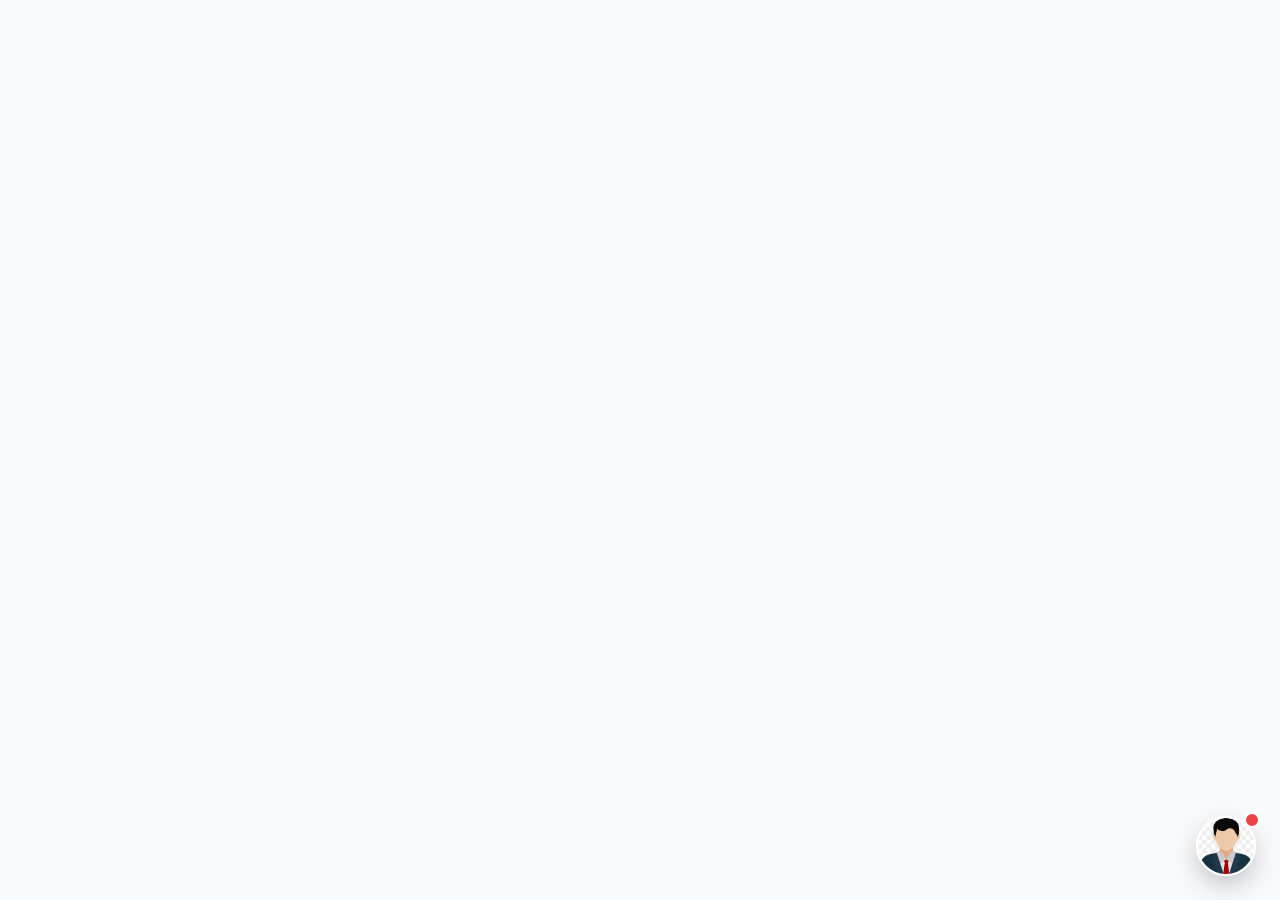
<file: Chatbot(Dev)/chatbot.html>
<!DOCTYPE html>
<html lang="en">
<head>
    <meta charset="UTF-8">
    <meta name="viewport" content="width=device-width, initial-scale=1.0">
    <title>College Chatbot Widget</title>
    <link rel="stylesheet" href="chatbot.css">
    <script src="chatbot.js" defer></script>
</head>
<body>
    <div class="chat-bubble" id="chatBubble">
        <button class="chat-trigger" onclick="openChatbot()">
            <div class="chat-avatar"></div>
            <div class="notification-dot"></div>
            <div class="tooltip">Need help? Ask me anything!</div>
        </button>
    </div>

    <div class="chatbot-widget" id="chatbotWidget">
        <div class="chat-header">
            <div class="avatar-section">
                <div class="avatar">
                    <div class="avatar-inner"></div>
                </div>
                <div class="status-info">
                    <h3>Campus Assistant</h3>
                    <div class="online-status">
                        <div class="status-dot"></div>
                        <span>Online</span>
                    </div>
                </div>
            </div>
            <div class="header-controls">
                <button class="close-btn" onclick="closeChatbot()">
                    <svg width="20" height="20" viewBox="0 0 24 24" fill="none" stroke="currentColor" stroke-width="2">
                        <line x1="18" y1="6" x2="6" y2="18"></line>
                        <line x1="6" y1="6" x2="18" y2="18"></line>
                    </svg>
                </button>
            </div>
        </div>

        <div class="messages-container" id="messagesContainer"></div>

        <div class="input-area">
            <div class="input-container">
                <div class="input-wrapper">
                    <textarea 
                        id="messageInput" 
                        class="message-input" 
                        placeholder="Type your message..." 
                        rows="1"
                        oninput="handleInput(this)"
                        onkeypress="handleKeyPress(event)"
                    ></textarea>
                    <button class="input-action-btn send-btn" id="actionBtn" onclick="sendMessage()">
                        <svg width="18" height="18" viewBox="0 0 24 24" fill="none" stroke="white" stroke-width="2">
                            <line x1="22" y1="2" x2="11" y2="13"></line>
                            <polygon points="22,2 15,22 11,13 2,9 22,2"></polygon>
                        </svg>
                    </button>
                </div>
            </div>
            <div class="footer-info" id="footerInfo"></div>
        </div>
    </div>
</body>
</html>
</file>
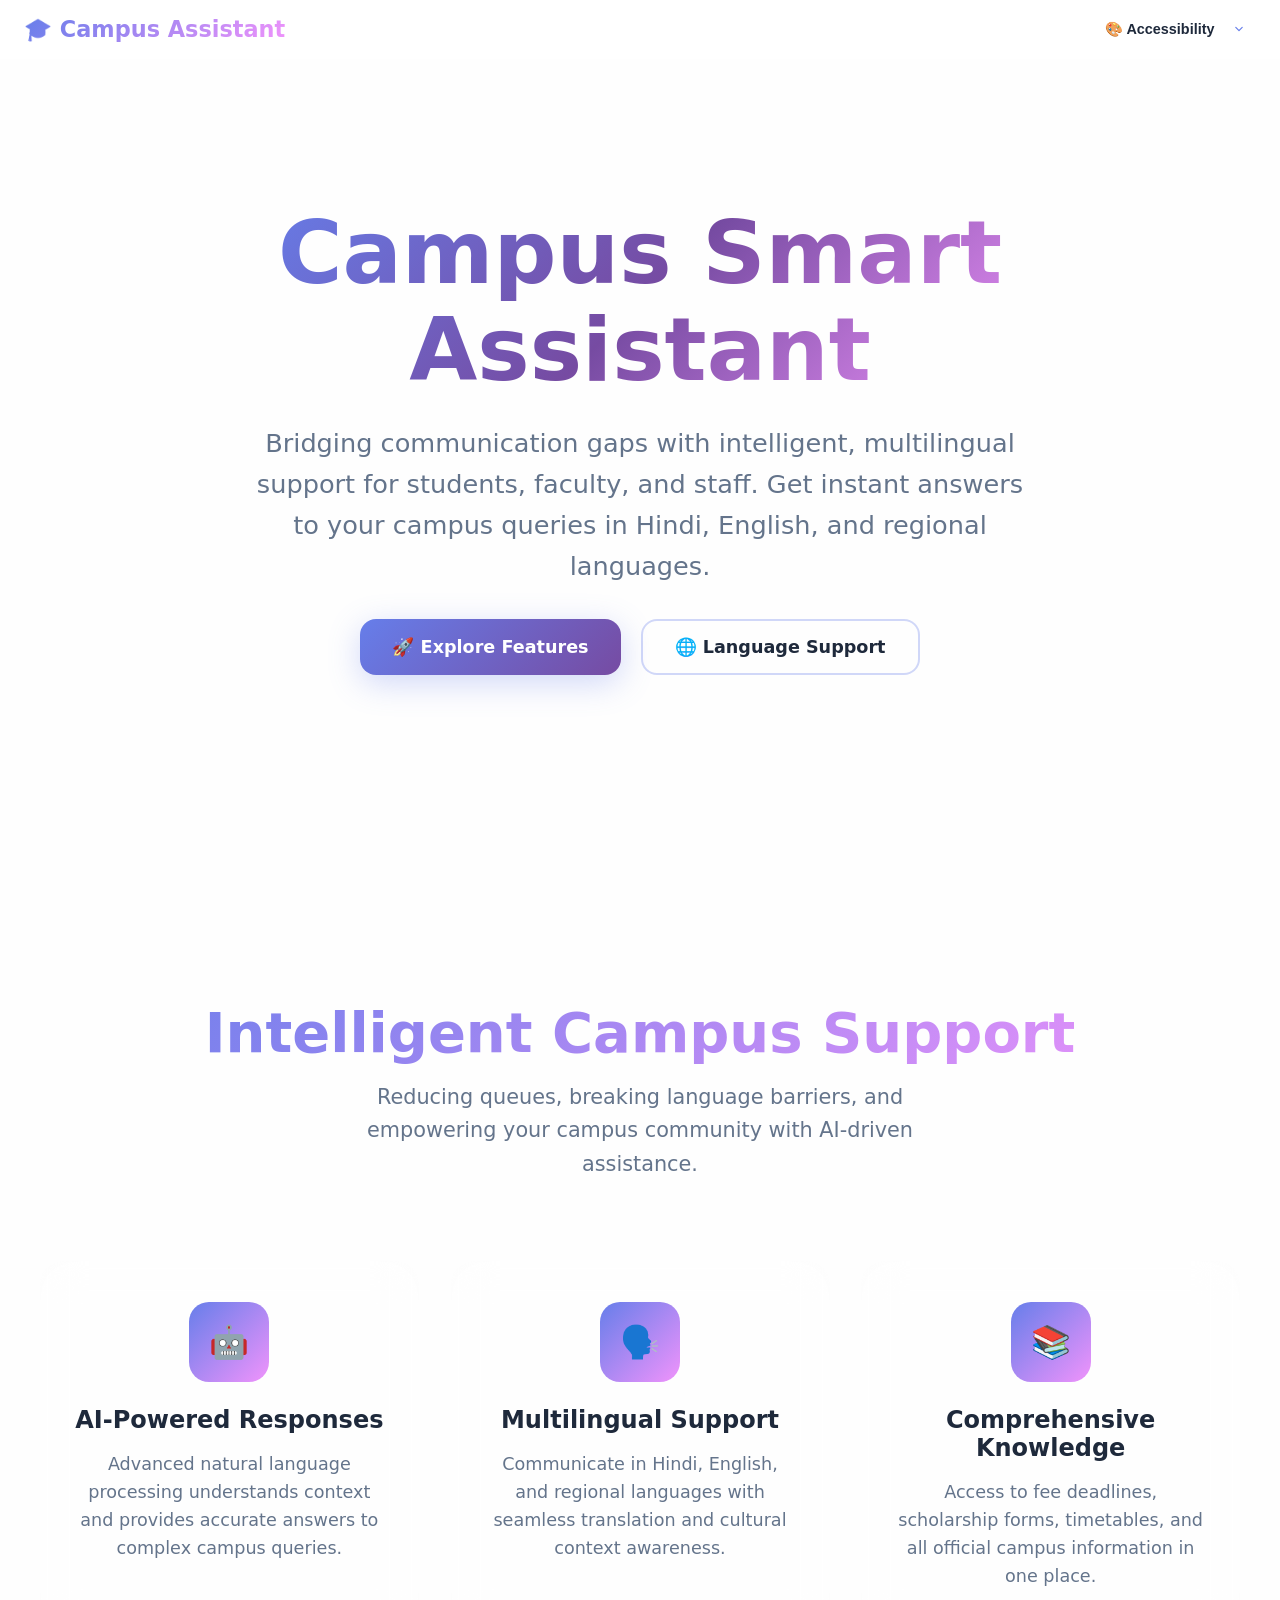
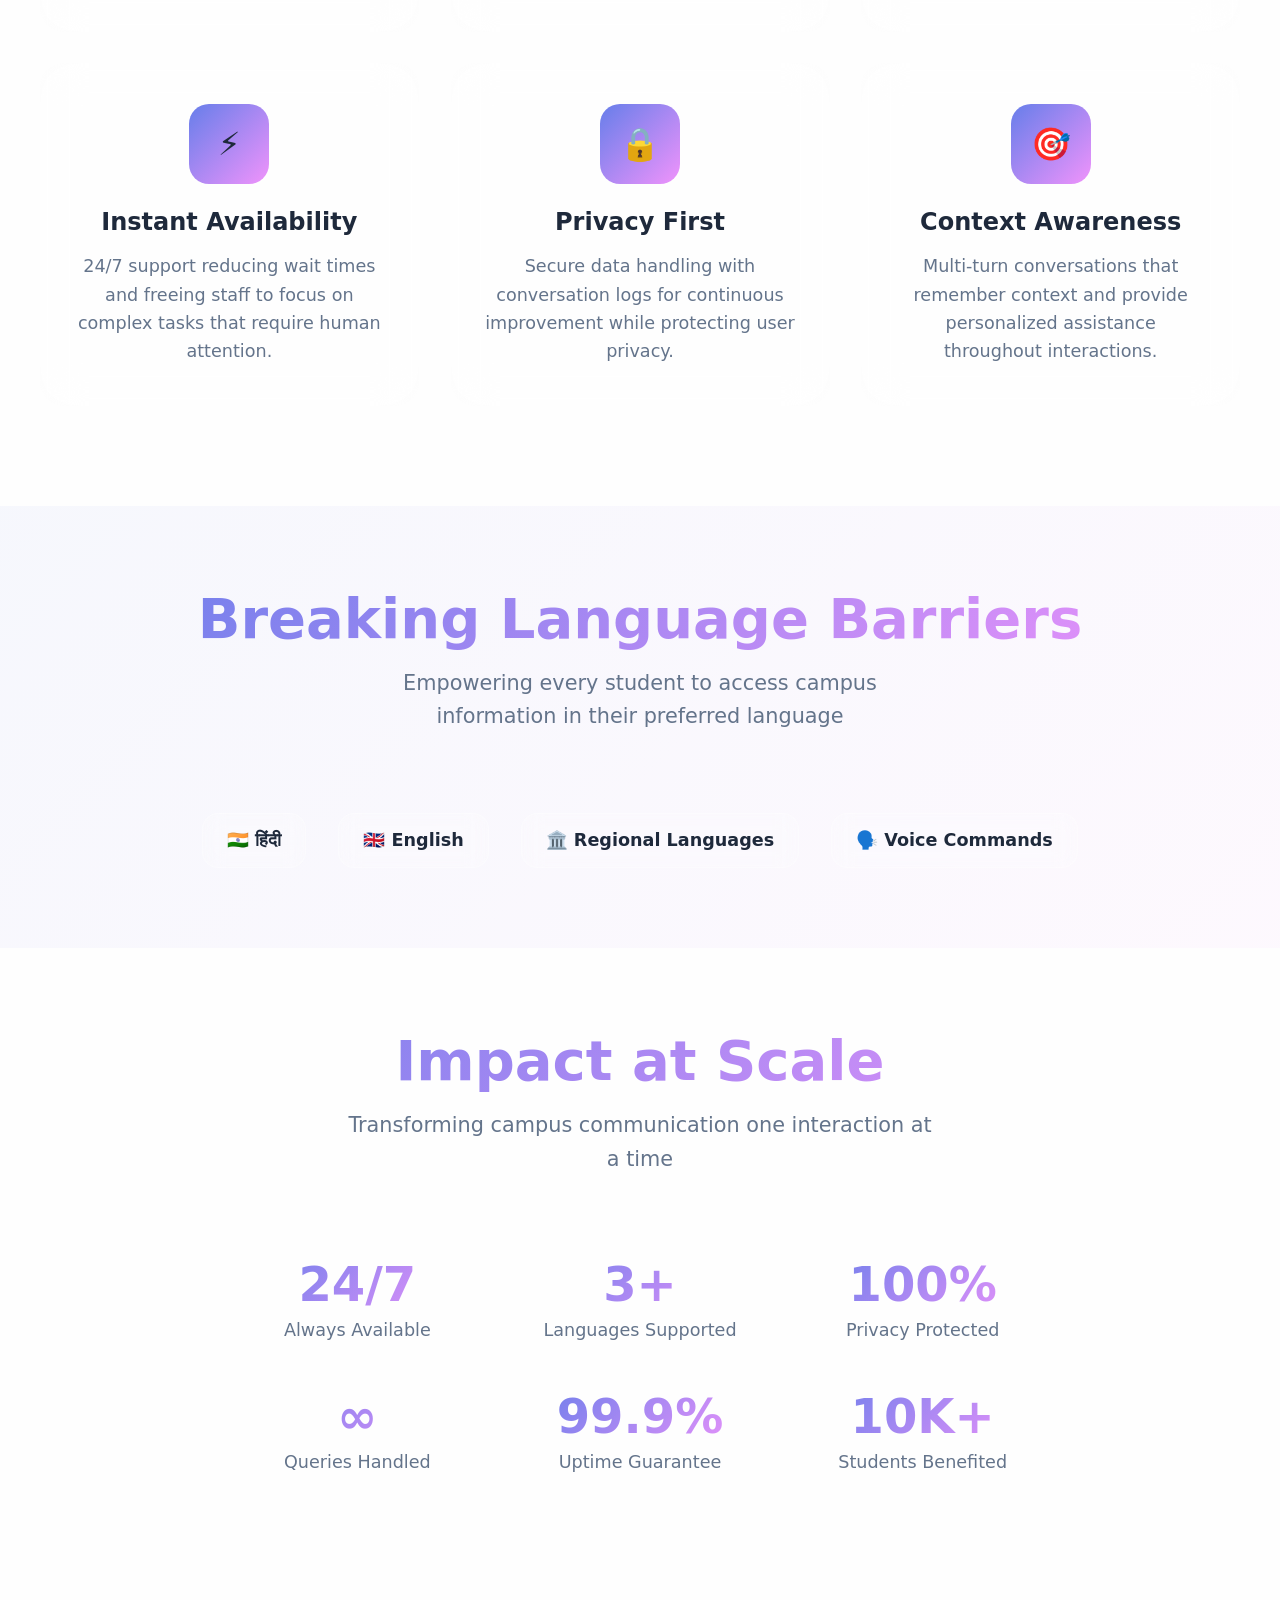
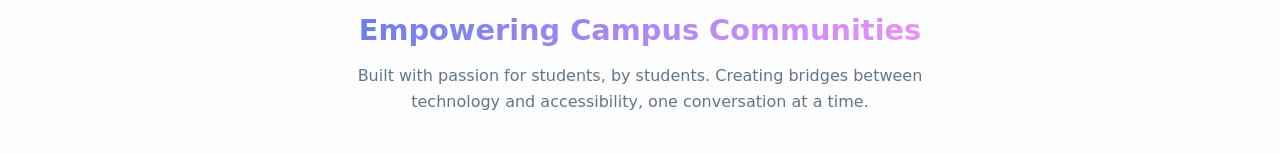
<file: Homepage(Dev)/homepage.html>
<!DOCTYPE html>
<html lang="en">
<head>
    <meta charset="UTF-8">
    <meta name="viewport" content="width=device-width, initial-scale=1.0">
    <title>Campus Smart Assistant - Intelligent Campus Support</title>
    <link rel="stylesheet" href="homepage.css">
    <script src="homepage.js"></script>
</head>
<body>
    <div class="bg-particles" id="particles"></div>

    <nav class="accessibility-bar">
        <div class="logo">🎓 Campus Assistant</div>
        <div class="theme-controls">
            <select class="accessibility-select" id="accessibilitySelect" aria-label="Accessibility options">
                <option value="light">🎨 Accessibility</option>
                <option value="light">☀️ Light Mode</option>
                <option value="dark">🌙 Dark Mode</option>
            </select>
        </div>
    </nav>

    <section class="hero">
        <div class="hero-content">
            <h1>Campus Smart Assistant</h1>
            <p class="hero-subtitle">
                Bridging communication gaps with intelligent, multilingual support for students, faculty, and staff. 
                Get instant answers to your campus queries in Hindi, English, and regional languages.
            </p>
            <div class="hero-cta">
                <a href="#features" class="cta-button cta-primary">
                    🚀 Explore Features
                </a>
                <a href="#languages" class="cta-button cta-secondary">
                    🌐 Language Support
                </a>
            </div>
        </div>
    </section>

    <section class="features-section" id="features">
        <div class="section-header">
            <h2 class="section-title">Intelligent Campus Support</h2>
            <p class="section-subtitle">
                Reducing queues, breaking language barriers, and empowering your campus community with AI-driven assistance.
            </p>
        </div>
        
        <div class="features-grid">
            <div class="feature-card">
                <div class="feature-icon">🤖</div>
                <h3 class="feature-title">AI-Powered Responses</h3>
                <p class="feature-description">
                    Advanced natural language processing understands context and provides accurate answers to complex campus queries.
                </p>
            </div>
            
            <div class="feature-card">
                <div class="feature-icon">🗣️</div>
                <h3 class="feature-title">Multilingual Support</h3>
                <p class="feature-description">
                    Communicate in Hindi, English, and regional languages with seamless translation and cultural context awareness.
                </p>
            </div>
            
            <div class="feature-card">
                <div class="feature-icon">📚</div>
                <h3 class="feature-title">Comprehensive Knowledge</h3>
                <p class="feature-description">
                    Access to fee deadlines, scholarship forms, timetables, and all official campus information in one place.
                </p>
            </div>
            
            <div class="feature-card">
                <div class="feature-icon">⚡</div>
                <h3 class="feature-title">Instant Availability</h3>
                <p class="feature-description">
                    24/7 support reducing wait times and freeing staff to focus on complex tasks that require human attention.
                </p>
            </div>
            
            <div class="feature-card">
                <div class="feature-icon">🔒</div>
                <h3 class="feature-title">Privacy First</h3>
                <p class="feature-description">
                    Secure data handling with conversation logs for continuous improvement while protecting user privacy.
                </p>
            </div>
            
            <div class="feature-card">
                <div class="feature-icon">🎯</div>
                <h3 class="feature-title">Context Awareness</h3>
                <p class="feature-description">
                    Multi-turn conversations that remember context and provide personalized assistance throughout interactions.
                </p>
            </div>
        </div>
    </section>

    <section class="language-showcase" id="languages">
        <div class="section-header">
            <h2 class="section-title">Breaking Language Barriers</h2>
            <p class="section-subtitle">
                Empowering every student to access campus information in their preferred language
            </p>
        </div>
        
        <div class="language-grid">
            <div class="language-badge">🇮🇳 हिंदी</div>
            <div class="language-badge">🇬🇧 English</div>
            <div class="language-badge">🏛️ Regional Languages</div>
            <div class="language-badge">🗣️ Voice Commands</div>
        </div>
    </section>

    <section class="stats-section">
        <div class="section-header">
            <h2 class="section-title">Impact at Scale</h2>
            <p class="section-subtitle">
                Transforming campus communication one interaction at a time
            </p>
        </div>
        
        <div class="stats-grid">
            <div class="stat-item">
                <span class="stat-number">24/7</span>
                <div class="stat-label">Always Available</div>
            </div>
            <div class="stat-item">
                <span class="stat-number">3+</span>
                <div class="stat-label">Languages Supported</div>
            </div>
            <div class="stat-item">
                <span class="stat-number">100%</span>
                <div class="stat-label">Privacy Protected</div>
            </div>
            <div class="stat-item">
                <span class="stat-number">∞</span>
                <div class="stat-label">Queries Handled</div>
            </div>
            <div class="stat-item">
                <span class="stat-number">99.9%</span>
                <div class="stat-label">Uptime Guarantee</div>
            </div>
            <div class="stat-item">
                <span class="stat-number">10K+</span>
                <div class="stat-label">Students Benefited</div>
            </div>
      
        </div>
    </section>

    <footer class="footer">
        <div class="footer-content">
            <h3 style="font-size: 1.8rem; margin-bottom: 16px; background: linear-gradient(135deg, var(--color-primary), var(--color-accent)); -webkit-background-clip: text; -webkit-text-fill-color: transparent; background-clip: text;">
                Empowering Campus Communities
            </h3>
            <p style="color: var(--color-muted); line-height: 1.6;">
                Built with passion for students, by students. Creating bridges between technology and accessibility, 
                one conversation at a time.
            </p>
        </div>
    </footer>

</body>
</html>
</file>
<file: Chatbot(Dev)/chatbot.css>
* {
    margin: 0;
    padding: 0;
    box-sizing: border-box;
}

body {
    font-family: -apple-system, BlinkMacSystemFont, 'Segoe UI', Roboto, sans-serif;
    background: #f9fafb;
}

.chat-bubble {
    position: fixed;
    bottom: 24px;
    right: 24px;
    z-index: 1000;
}

.chat-trigger {
    background: transparent;
    border: none;
    padding: 0;
    border-radius: 50%;
    box-shadow: 0 10px 25px rgba(0, 0, 0, 0.2);
    cursor: pointer;
    transition: all 0.3s cubic-bezier(0.4, 0, 0.2, 1);
    animation: gentle-bounce 3s infinite;
    width: 60px;
    height: 60px;
    display: flex;
    align-items: center;
    justify-content: center;
}

.chat-trigger:hover {
    transform: scale(1.1);
    box-shadow: 0 15px 35px rgba(0, 0, 0, 0.3);
}

.chat-trigger .chat-avatar {
    width: 100%;
    height: 100%;
    border-radius: 50%;
    background-image: url('./avatar.jpg');
    background-size: cover;
    background-position: center;
    border: 2px solid #fff;
}

.notification-dot {
    position: absolute;
    top: -4px;
    right: -4px;
    width: 16px;
    height: 16px;
    background: #ef4444;
    border-radius: 50%;
    border: 2px solid white;
    animation: ping 2s infinite;
}

.tooltip {
    position: absolute;
    bottom: 100%;
    right: 0;
    margin-bottom: 8px;
    padding: 8px 12px;
    background: rgba(17, 24, 39, 0.85);
    color: white;
    font-size: 12px;
    border-radius: 8px;
    white-space: nowrap;
    opacity: 0;
    transform: translateY(10px);
    transition: all 0.3s ease;
    pointer-events: none;
}

.tooltip::after {
    content: '';
    position: absolute;
    top: 100%;
    right: 16px;
    border: 4px solid transparent;
    border-top-color: rgba(17, 24, 39, 0.85);
}

.chat-trigger:hover .tooltip {
    opacity: 1;
    transform: translateY(0);
}

.chatbot-widget {
    position: fixed;
    bottom: 24px;
    right: 24px;
    width: 100%;
    height: 100%;
    max-width: 384px;
    max-height: 600px;
    background: white;
    border-radius: 16px;
    box-shadow: 0 25px 50px rgba(0, 0, 0, 0.2);
    display: none;
    flex-direction: column;
    overflow: hidden;
    z-index: 1000;
    animation: slide-up 0.3s ease-out;
}

.chatbot-widget.open {
    display: flex;
}

.chat-header {
    background: linear-gradient(135deg, #3b82f6, #6366f1);
    padding: 16px;
    display: flex;
    align-items: center;
    justify-content: space-between;
    color: white;
    flex-shrink: 0;
}

.avatar-section {
    display: flex;
    align-items: center;
    gap: 12px;
}

.avatar {
    width: 48px;
    height: 48px;
    border-radius: 50%;
    padding: 2px;
    background: white;
}

.avatar-inner {
    width: 100%;
    height: 100%;
    border-radius: 50%;
    background-size: cover;
    background-position: center;
    background-image: url('./avatar.jpg');
}

.status-info h3 {
    font-size: 16px;
    font-weight: 600;
    margin-bottom: 2px;
}

.online-status {
    display: flex;
    align-items: center;
    gap: 4px;
    font-size: 11px;
    opacity: 0.9;
}

.status-dot {
    width: 8px;
    height: 8px;
    background: #22c55e;
    border-radius: 50%;
    animation: pulse 2s infinite;
}

.close-btn {
    background: none;
    border: none;
    color: rgba(255, 255, 255, 0.8);
    cursor: pointer;
    padding: 4px;
    border-radius: 6px;
    transition: background 0.2s ease, color 0.2s ease;
}

.close-btn:hover {
    background: rgba(255, 255, 255, 0.2);
    color: white;
}

.messages-container {
    flex: 1;
    overflow-y: auto;
    padding: 16px;
    background: #f8fafc;
    display: flex;
    flex-direction: column;
    gap: 16px;
}

.message {
    display: flex;
    gap: 8px;
    animation: slide-in 0.3s ease-out;
    max-width: 90%;
}

.message.user {
    flex-direction: row-reverse;
    margin-left: auto;
}

.message-avatar {
    width: 32px;
    height: 32px;
    border-radius: 50%;
    display: flex;
    align-items: center;
    justify-content: center;
    flex-shrink: 0;
}

.message-avatar.bot {
    background-image: url('./avatar.jpg');
    background-size: cover;
    background-position: center;
    border: 2px solid #fff;
    box-shadow: 0 2px 6px rgba(0, 0, 0, 0.1);
}

.message-avatar.user {
    background: #e5e7eb;
    color: #6b7280;
}

.message-content {
    padding: 12px 16px;
    border-radius: 16px;
    box-shadow: 0 2px 8px rgba(0, 0, 0, 0.08);
}

.message-content.bot {
    background: white;
    color: #374151;
    border: 1px solid #e5e7eb;
    border-top-left-radius: 4px;
}

.message-content.user {
    background: #3b82f6;
    color: white;
    border-top-right-radius: 4px;
}

.message-text {
    font-size: 14px;
    line-height: 1.5;
    margin-bottom: 4px;
    word-wrap: break-word;
}

.message-time {
    font-size: 11px;
    opacity: 0.7;
}

.quick-suggestions {
    padding-top: 8px;
}

.suggestions-label {
    font-size: 11px;
    color: #6b7280;
    text-align: center;
    margin-bottom: 8px;
}

.suggestions-grid {
    display: grid;
    grid-template-columns: 1fr 1fr;
    gap: 8px;
}

.suggestion-btn {
    padding: 12px;
    background: #fff;
    border: 1px solid #d1d5db;
    border-radius: 12px;
    font-size: 13px;
    color: #3b82f6;
    font-weight: 500;
    cursor: pointer;
    text-align: center;
    transition: all 0.2s ease;
}

.suggestion-btn:hover {
    background: #eff6ff;
    border-color: #3b82f6;
    transform: translateY(-2px);
}

.typing-indicator {
    display: flex;
    gap: 8px;
    animation: slide-in 0.3s ease-out;
}

.typing-dots {
    background: white;
    border-radius: 16px;
    padding: 12px 16px;
    box-shadow: 0 2px 8px rgba(0, 0, 0, 0.1);
    border: 1px solid #e5e7eb;
    display: flex;
    gap: 4px;
}

.typing-dot {
    width: 8px;
    height: 8px;
    background: #9ca3af;
    border-radius: 50%;
    animation: typing-bounce 1.5s infinite ease-in-out;
}

.typing-dot:nth-child(2) { animation-delay: 0.2s; }
.typing-dot:nth-child(3) { animation-delay: 0.4s; }

.input-area {
    background: white;
    border-top: 1px solid #e5e7eb;
    padding: 12px 16px;
    flex-shrink: 0;
}

.input-container {
    display: flex;
    align-items: flex-end;
    gap: 8px;
}

.input-wrapper {
    flex: 1;
    position: relative;
    display: flex;
    align-items: flex-end;
}

.message-input {
    width: 100%;
    padding: 10px 48px 10px 16px;
    border: 1px solid #d1d5db;
    border-radius: 12px;
    resize: none;
    min-height: 42px;
    max-height: 120px;
    font-size: 14px;
    line-height: 1.5;
    font-family: inherit;
    transition: all 0.2s ease;
    outline: none;
}

.message-input:focus {
    border-color: #3b82f6;
    box-shadow: 0 0 0 3px rgba(59, 130, 246, 0.1);
}

.input-action-btn {
    position: absolute;
    right: 5px;
    bottom: 4px;
    width: 34px;
    height: 34px;
    border: none;
    border-radius: 10px;
    cursor: pointer;
    transition: all 0.2s ease;
    display: flex;
    align-items: center;
    justify-content: center;
    background: #3b82f6;
    color: white;
}

.input-action-btn:hover {
    background: #2563eb;
    transform: scale(1.05);
}

@keyframes gentle-bounce {
    0%, 100% { transform: translateY(0); }
    50% { transform: translateY(-8px); }
}

@keyframes ping {
    0% { transform: scale(1); opacity: 1; }
    75%, 100% { transform: scale(2); opacity: 0; }
}

@keyframes pulse {
    0%, 100% { opacity: 1; }
    50% { opacity: 0.5; }
}

@keyframes slide-up {
    from { opacity: 0; transform: translateY(20px) scale(0.98); }
    to { opacity: 1; transform: translateY(0) scale(1); }
}

@keyframes slide-in {
    from { opacity: 0; transform: translateY(10px); }
    to { opacity: 1; transform: translateY(0); }
}

@keyframes typing-bounce {
    0%, 60%, 100% { transform: translateY(0); }
    30% { transform: translateY(-6px); }
}

.messages-container::-webkit-scrollbar { width: 4px; }
.messages-container::-webkit-scrollbar-track { background: transparent; }
.messages-container::-webkit-scrollbar-thumb { background: #cbd5e1; border-radius: 2px; }
.messages-container::-webkit-scrollbar-thumb:hover { background: #94a3b8; }

@media (max-width: 480px) {
    .chatbot-widget {
        max-width: 100%;
        max-height: 100%;
        width: 100vw;
        height: 100vh;
        bottom: 0;
        right: 0;
        border-radius: 0;
    }

    .suggestions-grid {
        grid-template-columns: 1fr;
    }
}
</file>
<file: Homepage(Dev)/homepage.css>
:root {
            --color-bg-light: #fefefe;
            --color-bg-dark: #0a0a0b;
            --color-bg-hc: #000000;
            --color-bg-lc: #ffffff;
            --color-primary: #667eea;
            --color-secondary: #764ba2;
            --color-accent: #f093fb;
            --color-success: #4ade80;
            --color-warning: #fbbf24;
            --color-text-light: #1e293b;
            --color-text-dark: #f1f5f9;
            --color-text-hc: #ffffff;
            --color-text-lc: #000000;
            --color-muted: #64748b;
            --glass-bg: rgba(255, 255, 255, 0.1);
            --glass-border: rgba(255, 255, 255, 0.2);
        }

        * {
            margin: 0;
            padding: 0;
            box-sizing: border-box;
        }

        body {
            font-family: 'Inter', -apple-system, BlinkMacSystemFont, 'Segoe UI', system-ui, sans-serif;
            background: var(--color-bg-light);
            color: var(--color-text-light);
            min-height: 100vh;
            transition: all 0.4s cubic-bezier(0.23, 1, 0.320, 1);
            overflow-x: hidden;
            position: relative;
        }

        
        .bg-particles {
            position: fixed;
            top: 0;
            left: 0;
            width: 100%;
            height: 100%;
            pointer-events: none;
            z-index: 1;
        }

        .particle {
            position: absolute;
            width: 6px;
            height: 6px;
            background: linear-gradient(45deg, var(--color-primary), var(--color-accent));
            border-radius: 50%;
            opacity: 0.6;
            animation: float 6s infinite linear;
        }

        @keyframes float {
            0% { transform: translateY(100vh) rotate(0deg); opacity: 0; }
            10% { opacity: 0.6; }
            90% { opacity: 0.6; }
            100% { transform: translateY(-100px) rotate(360deg); opacity: 0; }
        }

        
        .theme-dark {
            background: var(--color-bg-dark);
            color: var(--color-text-dark);
        }
        .theme-hc {
            background: var(--color-bg-hc) !important;
            color: var(--color-text-hc) !important;
        }
        .theme-lc {
            background: var(--color-bg-lc) !important;
            color: var(--color-text-lc) !important;
        }

        
        .accessibility-bar {
            position: fixed;
            top: 0;
            left: 0;
            width: 100%;
            background: rgba(255, 255, 255, 0.95);
            backdrop-filter: blur(20px);
            border-bottom: 1px solid rgba(255, 255, 255, 0.2);
            display: flex;
            justify-content: space-between;
            align-items: center;
            padding: 12px 24px;
            z-index: 1000;
            transition: all 0.3s ease;
        }

        .theme-dark .accessibility-bar {
            background: rgba(10, 10, 11, 0.95);
            border-bottom: 1px solid rgba(255, 255, 255, 0.1);
        }

        .logo {
            font-size: 1.4rem;
            font-weight: 800;
            background: linear-gradient(135deg, var(--color-primary), var(--color-accent));
            -webkit-background-clip: text;
            -webkit-text-fill-color: transparent;
            background-clip: text;
        }

        .theme-controls {
            display: flex;
            gap: 8px;
        }

        .accessibility-select {
            background: rgba(255, 255, 255, 0.1);
            backdrop-filter: blur(10px);
            border: 1px solid rgba(255, 255, 255, 0.2);
            color: var(--color-text-light);
            border-radius: 12px;
            padding: 8px 16px;
            font-size: 0.9rem;
            font-weight: 600;
            cursor: pointer;
            transition: all 0.3s cubic-bezier(0.23, 1, 0.320, 1);
            position: relative;
            overflow: hidden;
            appearance: none;
            background-image: url("data:image/svg+xml,%3csvg xmlns='http://www.w3.org/2000/svg' fill='none' viewBox='0 0 20 20'%3e%3cpath stroke='%23667eea' stroke-linecap='round' stroke-linejoin='round' stroke-width='1.5' d='m6 8 4 4 4-4'/%3e%3c/svg%3e");
            background-position: right 8px center;
            background-repeat: no-repeat;
            background-size: 16px;
            padding-right: 40px;
            min-width: 160px;
        }

        .accessibility-select:hover {
            transform: translateY(-2px);
            box-shadow: 0 8px 25px rgba(102, 126, 234, 0.3);
            background: rgba(102, 126, 234, 0.2);
        }

        .accessibility-select:focus {
            outline: 2px solid var(--color-accent);
            outline-offset: 2px;
        }

        .theme-dark .accessibility-select {
            color: var(--color-text-dark);
            background-image: url("data:image/svg+xml,%3csvg xmlns='http://www.w3.org/2000/svg' fill='none' viewBox='0 0 20 20'%3e%3cpath stroke='%23f1f5f9' stroke-linecap='round' stroke-linejoin='round' stroke-width='1.5' d='m6 8 4 4 4-4'/%3e%3c/svg%3e");
        }

        
        .hero {
            display: flex;
            flex-direction: column;
            align-items: center;
            justify-content: center;
            min-height: 100vh;
            text-align: center;
            padding: 120px 20px 80px;
            position: relative;
            z-index: 2;
        }

        .hero-content {
            max-width: 800px;
            animation: fadeInUp 1s cubic-bezier(0.23, 1, 0.320, 1);
        }

        .hero h1 {
            font-size: clamp(3rem, 8vw, 5.5rem);
            font-weight: 900;
            line-height: 1.1;
            margin-bottom: 24px;
            background: linear-gradient(135deg, var(--color-primary) 0%, var(--color-secondary) 50%, var(--color-accent) 100%);
            -webkit-background-clip: text;
            -webkit-text-fill-color: transparent;
            background-clip: text;
            animation: gradientShift 4s ease-in-out infinite;
        }

        @keyframes gradientShift {
            0%, 100% { background-position: 0% 50%; }
            50% { background-position: 100% 50%; }
        }

        .hero-subtitle {
            font-size: clamp(1.2rem, 3vw, 1.6rem);
            font-weight: 500;
            color: var(--color-muted);
            margin-bottom: 32px;
            line-height: 1.6;
            animation: fadeIn 1.5s cubic-bezier(0.23, 1, 0.320, 1) 0.3s both;
        }

        .hero-cta {
            display: flex;
            gap: 20px;
            justify-content: center;
            flex-wrap: wrap;
            margin-bottom: 60px;
            animation: fadeIn 1.5s cubic-bezier(0.23, 1, 0.320, 1) 0.6s both;
        }

        .cta-button {
            padding: 16px 32px;
            font-size: 1.1rem;
            font-weight: 600;
            border: none;
            border-radius: 16px;
            cursor: pointer;
            transition: all 0.4s cubic-bezier(0.23, 1, 0.320, 1);
            position: relative;
            overflow: hidden;
            text-decoration: none;
            display: inline-flex;
            align-items: center;
            gap: 8px;
        }

        .cta-primary {
            background: linear-gradient(135deg, var(--color-primary), var(--color-secondary));
            color: white;
            box-shadow: 0 8px 32px rgba(102, 126, 234, 0.3);
        }

        .cta-primary:hover {
            transform: translateY(-4px);
            box-shadow: 0 16px 48px rgba(102, 126, 234, 0.4);
        }

        .cta-secondary {
            background: rgba(255, 255, 255, 0.1);
            backdrop-filter: blur(20px);
            border: 2px solid rgba(102, 126, 234, 0.3);
            color: var(--color-text-light);
        }

        .cta-secondary:hover {
            background: rgba(102, 126, 234, 0.1);
            transform: translateY(-2px);
        }

        
        .features-section {
            padding: 100px 20px;
            position: relative;
            z-index: 2;
        }

        .section-header {
            text-align: center;
            margin-bottom: 80px;
        }

        .section-title {
            font-size: clamp(2.5rem, 6vw, 3.5rem);
            font-weight: 800;
            margin-bottom: 16px;
            background: linear-gradient(135deg, var(--color-primary), var(--color-accent));
            -webkit-background-clip: text;
            -webkit-text-fill-color: transparent;
            background-clip: text;
        }

        .section-subtitle {
            font-size: 1.3rem;
            color: var(--color-muted);
            max-width: 600px;
            margin: 0 auto;
            line-height: 1.6;
        }

        .features-grid {
            display: grid;
            grid-template-columns: repeat(auto-fit, minmax(320px, 1fr));
            gap: 32px;
            max-width: 1200px;
            margin: 0 auto;
        }

        .feature-card {
            background: var(--glass-bg);
            backdrop-filter: blur(20px);
            border: 1px solid var(--glass-border);
            border-radius: 24px;
            padding: 40px 32px;
            text-align: center;
            transition: all 0.4s cubic-bezier(0.23, 1, 0.320, 1);
            position: relative;
            overflow: hidden;
            cursor: pointer;
        }

        .feature-card::before {
            content: '';
            position: absolute;
            top: 0;
            left: -100%;
            width: 100%;
            height: 100%;
            background: linear-gradient(90deg, transparent, rgba(255,255,255,0.1), transparent);
            transition: left 0.5s;
        }

        .feature-card:hover::before {
            left: 100%;
        }

        .feature-card:hover {
            transform: translateY(-12px);
            box-shadow: 0 24px 64px rgba(102, 126, 234, 0.2);
            background: rgba(255, 255, 255, 0.15);
        }

        .feature-icon {
            width: 80px;
            height: 80px;
            margin: 0 auto 24px;
            background: linear-gradient(135deg, var(--color-primary), var(--color-accent));
            border-radius: 20px;
            display: flex;
            align-items: center;
            justify-content: center;
            font-size: 2rem;
            animation: pulse 2s infinite;
        }

        @keyframes pulse {
            0%, 100% { transform: scale(1); }
            50% { transform: scale(1.05); }
        }

        .feature-title {
            font-size: 1.5rem;
            font-weight: 700;
            margin-bottom: 16px;
            color: var(--color-text-light);
        }

        .feature-description {
            font-size: 1.1rem;
            line-height: 1.6;
            color: var(--color-muted);
        }

        
        .language-showcase {
            padding: 80px 20px;
            background: linear-gradient(135deg, rgba(102, 126, 234, 0.05), rgba(240, 147, 251, 0.05));
            position: relative;
            z-index: 2;
        }

        .language-grid {
            display: flex;
            justify-content: center;
            gap: 32px;
            flex-wrap: wrap;
            margin-top: 48px;
        }

        .language-badge {
            background: rgba(255, 255, 255, 0.2);
            backdrop-filter: blur(10px);
            border: 1px solid rgba(255, 255, 255, 0.3);
            padding: 16px 24px;
            border-radius: 16px;
            font-size: 1.1rem;
            font-weight: 600;
            transition: all 0.3s ease;
            cursor: pointer;
        }

        .language-badge:hover {
            transform: scale(1.1);
            background: rgba(102, 126, 234, 0.2);
        }

        
        .stats-section {
            padding: 80px 20px;
            text-align: center;
            position: relative;
            z-index: 2;
        }

        .stats-grid {
            display: grid;
            grid-template-columns: repeat(auto-fit, minmax(200px, 1fr));
            gap: 48px;
            max-width: 800px;
            margin: 48px auto 0;
        }

        .stat-item {
            animation: countUp 2s ease-out;
        }

        .stat-number {
            font-size: 3rem;
            font-weight: 900;
            background: linear-gradient(135deg, var(--color-primary), var(--color-accent));
            -webkit-background-clip: text;
            -webkit-text-fill-color: transparent;
            background-clip: text;
            display: block;
        }

        .stat-label {
            font-size: 1.1rem;
            color: var(--color-muted);
            margin-top: 8px;
        }

        
        .footer {
            padding: 60px 20px 40px;
            text-align: center;
            border-top: 1px solid rgba(255, 255, 255, 0.1);
            position: relative;
            z-index: 2;
        }

        .footer-content {
            max-width: 600px;
            margin: 0 auto;
        }

        
        @keyframes fadeInUp {
            from { opacity: 0; transform: translateY(40px); }
            to { opacity: 1; transform: translateY(0); }
        }

        @keyframes fadeIn {
            from { opacity: 0; }
            to { opacity: 1; }
        }

        @keyframes countUp {
            from { opacity: 0; transform: scale(0.5); }
            to { opacity: 1; transform: scale(1); }
        }

        
        @media (max-width: 1200px) {
            .features-grid {
                grid-template-columns: 1fr 1fr;
            }
            .stats-grid {
                grid-template-columns: 1fr 1fr;
            }
        }
        @media (max-width: 900px) {
            .features-grid {
                grid-template-columns: 1fr;
                gap: 16px;
            }
            .stats-grid {
                grid-template-columns: 1fr;
                gap: 16px;
            }
            .hero-content {
                max-width: 98vw;
            }
        }
        @media (max-width: 600px) {
            .accessibility-bar {
                flex-direction: column;
                padding: 8px 4px;
            }
            .hero {
                padding: 60px 4vw 40px;
            }
            .features-section, .language-showcase, .stats-section {
                padding: 40px 4vw;
            }
            .footer {
                padding: 32px 4vw 24px;
            }
        }

        .theme-dark .feature-card {
            background: rgba(255, 255, 255, 0.05);
            border-color: rgba(255, 255, 255, 0.1);
        }

        .theme-dark .feature-title {
            color: var(--color-text-dark);
        }

        .theme-dark .accessibility-btn {
            color: var(--color-text-dark);
        }

        .theme-dark .cta-secondary {
            color: var(--color-text-dark);
        }
</file>
